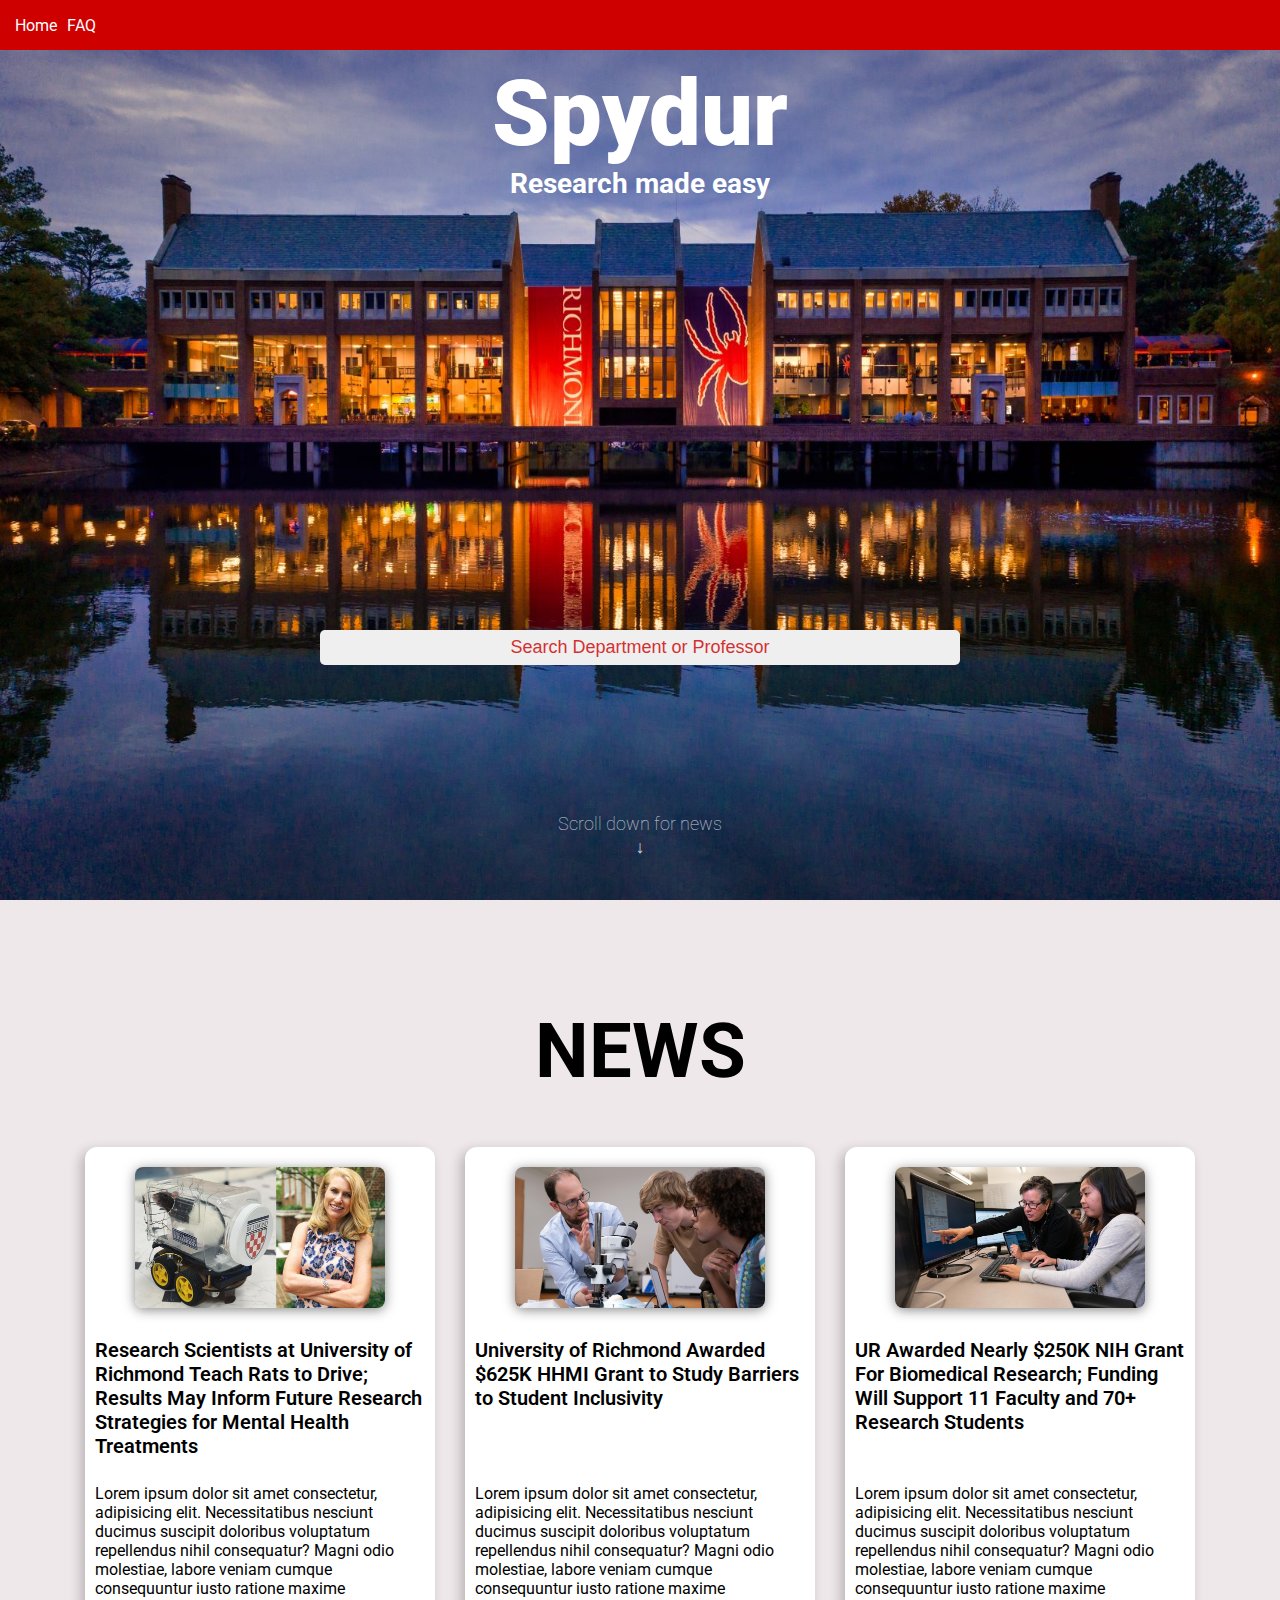
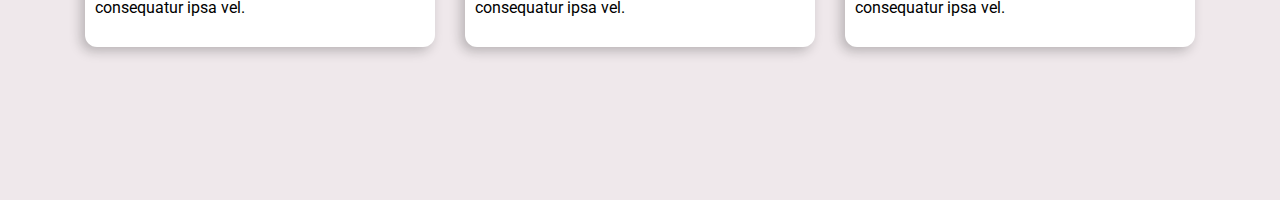
<file: index.html>
<!DOCTYPE html>
<html lang="en">
    <head>
        <meta charset="UTF-8">
        <meta http-equiv="X-UA-Compatible" content="IE=edge">
        <meta name="viewport" content="width=device-width, initial-scale=1.0">
        <link rel="stylesheet" href="style.css">
        <!-- <link rel="stylesheet" href="./fullview.css"> -->
        <title>Spydur Research</title>
    </head>
    <body>
        <div id="fullview">
            <div class="banner">
                <div id="menu">
                    <!-- <button class="menu_button">MENU</button>
                    <div class="sub_menu">
                        <a href="departments.html">Departments</a>
                        <a href="faq.html">FAQ</a>
                    </div> -->
                    <a href="index.html">Home</a>
                        <a href="faq.html">FAQ</a>
                </div>
            </div>
            <div class="section main">
                <!-- <h1>Home Page</h1> -->
                <div class = "main_bg">
                    <!-- <div class="banner">
                        <button class="faq_button" type="button"> FAQ</button>
                    </div> -->
                    <div class="main_bg_text">
                        <h1 class="title">Spydur</h1>
                        <h3 class="subtitle">Research made easy</h3>
                    </div>
                    <img class="bg_img" src="Assets/landing_page_bg.jpeg" alt="">
                    <div class="main_search_bar">
                        <!-- <form id="search_bar_main" action="#" onsubmit="check_input()">
                            <input id="search_bar_main" type="text" placeholder="Search Department or Professor" >
                        </form> -->
                        <button id="search_bar_main"><a href="./departments.html">Search Department or Professor</a></button>
                    </div>

                    <div class="news_arrow">
                        <p>Scroll down for news</p>
                        <p>&darr;</p>
                    </div>
                </div>
            </div>
            <div class="section news_sec">
                <!-- <div class="banner"></div> -->
                <div id="news_body">
                    <div class="news_title">
                        <h1>NEWS</h1>
                    </div>
                    <div class="news_section">
                        <div class="news">
                            <div class="news_img">
                                <img src="Assets/rats_news.jpg" alt="placeholder">
                            </div>
                            <a class="news_links" href="https://news.richmond.edu/releases/article/-/16721/research-scientists-at-university-of-richmond-teach-rats-to-drive-results-may-inform-treatment-for-mental-health-issues-.html">
                                Research Scientists at University of Richmond Teach Rats to Drive; Results May Inform Future Research Strategies for Mental Health Treatments
                            </a>
                            <div class="news_sum">
                                Lorem ipsum dolor sit amet consectetur, adipisicing elit. Necessitatibus 
                                nesciunt ducimus suscipit doloribus voluptatum repellendus nihil consequatur? 
                                Magni odio molestiae, labore veniam cumque consequuntur iusto ratione maxime 
                                consequatur ipsa vel.
                            </div>
                        </div>

                        <div class="news">
                            <div class="news_img">
                                <img src="Assets/UR_grant.jpg" alt="placeholder">
                            </div>
                            <a class="news_links" href="https://news.richmond.edu/releases/article/-/22443/university-of-richmond-awarded-625k-hhmi-grant-to-study-barriers-to-student-inclusivity.html?utm_source=news&utm_medium=referral&utm_campaign=releases-story">
                                University of Richmond Awarded $625K HHMI Grant to Study Barriers to Student Inclusivity
                            </a>
                            <div class="news_sum">
                                Lorem ipsum dolor sit amet consectetur, adipisicing elit. Necessitatibus 
                                nesciunt ducimus suscipit doloribus voluptatum repellendus nihil consequatur? 
                                Magni odio molestiae, labore veniam cumque consequuntur iusto ratione maxime 
                                consequatur ipsa vel.
                            </div>
                        </div>
                        
                        <div class="news">
                            <div class="news_img">
                                <img src="Assets/NIH.jpg" alt="placeholder">
                            </div>
                            <a class="news_links" href="https://news.richmond.edu/releases/article/-/21699/ur-awarded-nearly-250k-nih-grant-for-biomedical-research-funding-will-support-11-faculty-and-70+-research-students.html?utm_source=related-stories&utm_medium=referral&utm_campaign=releases-story">
                                UR Awarded Nearly $250K NIH Grant For Biomedical Research; Funding Will Support 11 Faculty and 70+ Research Students
                            </a>
                            <div class="news_sum">
                                Lorem ipsum dolor sit amet consectetur, adipisicing elit. Necessitatibus 
                                nesciunt ducimus suscipit doloribus voluptatum repellendus nihil consequatur? 
                                Magni odio molestiae, labore veniam cumque consequuntur iusto ratione maxime 
                                consequatur ipsa vel.
                            </div>
                        </div>
                    </div>
                </div>
            </div>
            <!-- <div class="section faq">
            </div> -->
        </div>



        <!-- <script  src="https://code.jquery.com/jquery-3.5.1.min.js"  crossorigin="anonymous"></script>
        <script src="./fullview.js"></script>
        <script>
            $(document).ready(function () {
                $("#fullview").fullView();
            });
        </script> -->
        <script src="./script.js"></script>
    </body>
</html>
</file>
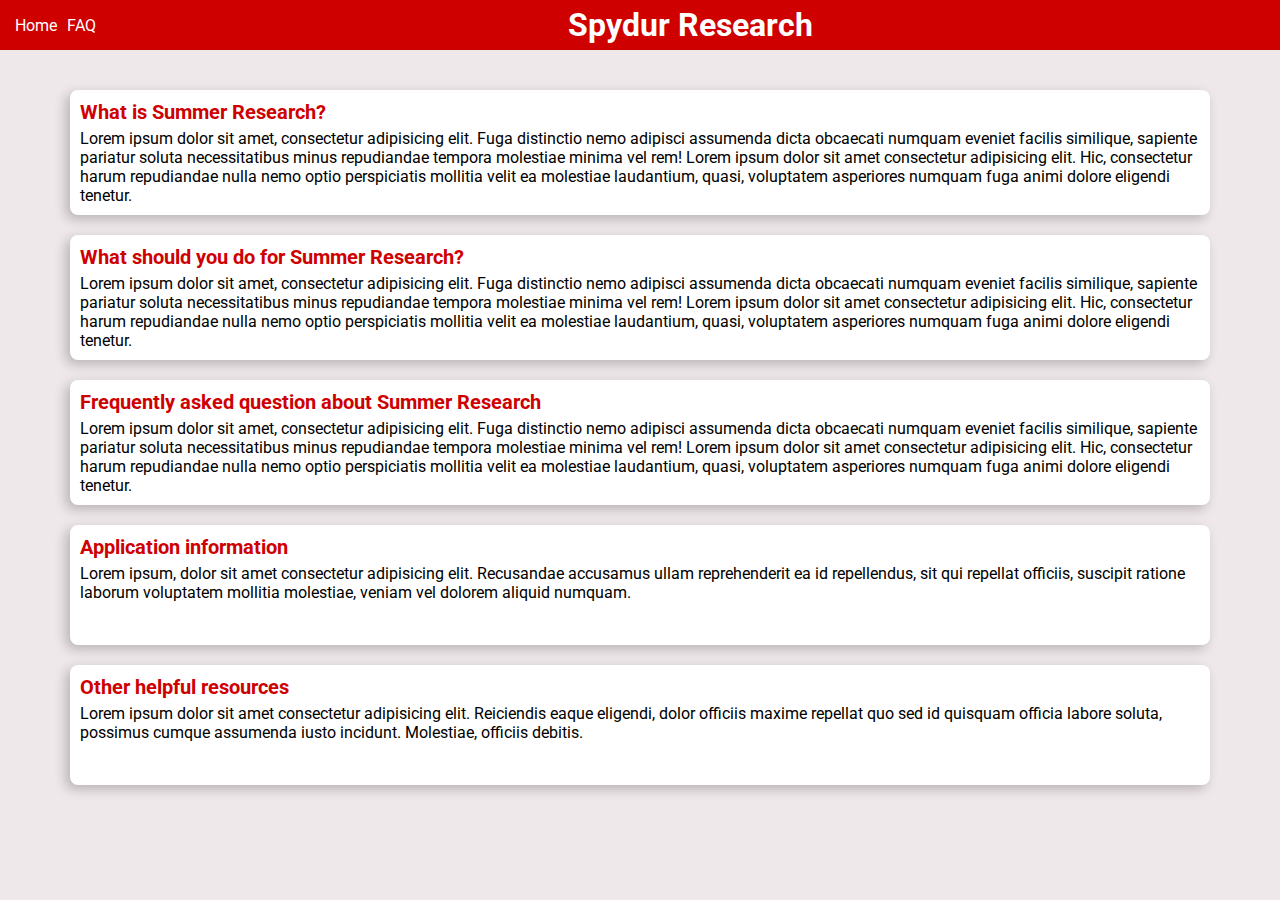
<file: faq.html>
<!-- FAQ page -->
<!DOCTYPE html>
<html lang="en">
    <head>
        <meta charset="UTF-8">
        <meta http-equiv="X-UA-Compatible" content="IE=edge">
        <meta name="viewport" content="width=device-width, initial-scale=1.0">
        <link rel="stylesheet" href="faq.css">
        <title>Spydur Research</title>
    </head>
    <body>
        <div class="banner">
            <div id="menu">
                <a href="index.html">Home</a>
                <a href="faq.html">FAQ</a>
            </div> 
            <h1 class="header">Spydur Research</h1>
            <span></span>
        </div>
        <div id="faq_body">
            <div class="topic">
                <h1 class="question">What is Summer Research?</h1>
                <p class="answer"> 
                    Lorem ipsum dolor sit amet, consectetur adipisicing elit. 
                    Fuga distinctio nemo adipisci assumenda dicta obcaecati numquam eveniet facilis similique, 
                    sapiente pariatur soluta necessitatibus minus repudiandae tempora molestiae minima vel rem!
                    Lorem ipsum dolor sit amet consectetur adipisicing elit. Hic, 
                    consectetur harum repudiandae nulla nemo optio perspiciatis mollitia velit 
                    ea molestiae laudantium, quasi, voluptatem asperiores numquam 
                    fuga animi dolore eligendi tenetur.
                </p>
            </div>
            <div class="topic">
                <h1 class="question">What should you do for Summer Research?</h1>
                <p class="answer">
                    Lorem ipsum dolor sit amet, consectetur adipisicing elit. 
                    Fuga distinctio nemo adipisci assumenda dicta obcaecati numquam eveniet facilis similique, 
                    sapiente pariatur soluta necessitatibus minus repudiandae tempora molestiae minima vel rem!
                    Lorem ipsum dolor sit amet consectetur adipisicing elit. Hic, 
                    consectetur harum repudiandae nulla nemo optio perspiciatis mollitia velit 
                    ea molestiae laudantium, quasi, voluptatem asperiores numquam 
                    fuga animi dolore eligendi tenetur.
                </p>
            </div>
            <div class="topic">
                <h1 class="question">Frequently asked question about Summer Research</h1>
                <p class="answer">
                    Lorem ipsum dolor sit amet, consectetur adipisicing elit. 
                    Fuga distinctio nemo adipisci assumenda dicta obcaecati numquam eveniet facilis similique, 
                    sapiente pariatur soluta necessitatibus minus repudiandae tempora molestiae minima vel rem!
                    Lorem ipsum dolor sit amet consectetur adipisicing elit. Hic, 
                    consectetur harum repudiandae nulla nemo optio perspiciatis mollitia velit 
                    ea molestiae laudantium, quasi, voluptatem asperiores numquam 
                    fuga animi dolore eligendi tenetur.
                </p>
            </div>
            <div class="topic">
                <h1 class="question">Application information</h1>
                <p class="answer">Lorem ipsum, dolor sit amet consectetur adipisicing elit.
                     Recusandae accusamus ullam reprehenderit ea id repellendus, sit qui repellat officiis, 
                     suscipit ratione laborum voluptatem mollitia molestiae, veniam vel dolorem aliquid numquam.
                </p>
            </div>
            <div class="topic">
                <h1 class="question">Other helpful resources</h1>
                <p class="answer">Lorem ipsum dolor sit amet consectetur adipisicing elit. Reiciendis eaque eligendi, 
                    dolor officiis maxime repellat quo sed id quisquam officia labore soluta, possimus cumque assumenda 
                    iusto incidunt. Molestiae, officiis debitis.
                </p>
            </div>
        </div>
    </body>
</html>
</file>
<file: style.css>
@import url('https://fonts.googleapis.com/css?family=Roboto');

body{
    font-family: 'Roboto', sans-serif;
    color: white;
    /* background-color: black; */
    background-color: #EFE8EB;
    margin: 0%;
    padding: 0%;
}

.fullview{
    overflow: hidden;
}

.main{
    height: 100vh;
}

.bg_img{
    width: 102vw;
    height: 100vh;
    /* position: absolute;
    z-index: -1; */
}

.banner{
    position: fixed;
    height: 50px;
    width: 100vw;
    background-color: #CE0000;
    align-items: center;
    display: flex;
    z-index: 1;
    margin: 0%;
    padding: 0%;
    /* text-align: center; */
    justify-content: space-between;
}

#menu{
    display: flex;
    align-items: center;
    display: flex;
    margin-left: 10px;
}

#menu *{
    margin: 5px;
}



.sub_menu{
    display: flex;
    align-items: center;
    justify-content: space-between;
    position: absolute;
    margin-left: 70px;
    /* border: 2px solid gold; */
    width: 150px;
    display: none;
    font-size: inherit;
    font-weight: inherit;
}

#menu:hover .sub_menu{
    display: block;
    /* cursor: pointer; */
    /* background-color: black; */
}

.sub_menu a:hover{
    color: black;
}

a:visited { text-decoration: none; }
 
/* FAQ button */
/* click animation */

.menu_button{
    /* position: relative; */
    margin: 13px 10px;
    /* margin-left: 10px; */
    height: 25px;
    width: 50px;
    color: #CE0000;
    background-color: white;
    border-radius: 5px;
    text-decoration: none;
    border: none;
    font-size: 14px;
    font-weight: 500;
    text-align: center;
    box-shadow: -2px 2px 4px #12121240;
    /* z-index: 2; */
    box-sizing: border-box;
    /* border: 2px solid black; */
}

.sub_menu *{
	margin: 2px;
}

/* main page */

.main_bg{
    position: relative;
    display: flex;
    /* align-items: center; */
    justify-content: center;
}

.main_bg_text{
    position: absolute;
    display: flex;
    flex-direction: column;
    justify-content: center;
    align-items: center;
    position: absolute;
    margin: 0%;
    margin-top: 55px;
    color: white;
    /* row-gap: 5px; */
    box-sizing: border-box;
    /* border: 2px solid red; */
    height: 150px;
    padding: 0%;
}

.main_bg_text *{
    margin: 0%;
    padding: 0%;
    border-collapse: collapse;
}

.title{
    font-size: 92px;
    font-weight: 900;
}

.subtitle{
    font-size: 28px;
    font-weight: bold;
}

.main_search_bar{
    position: absolute;
    margin: 70vh auto;
    /* width: 300px; */
}

#search_bar_main{
    width: 50vw;
    height: 35px;
    text-align: center;
    text-decoration: none;
    border: none;
    color: #CE0000;
    border-radius: 5px;
    font-size: 18px;
}
#search_bar_main a{
    opacity: 80%;
}

/* down arrow */
.news_arrow{
    position: absolute;
    display: flex;
    flex-direction: column;
    justify-content: center;
    align-items: center;
    color: white;
    font-size: 18px;
    font-weight: 100;
    row-gap: 2px;
    margin-top: 90vh;
    height: 50px;
    /* border: 2px solid red; */
}

.news_arrow *{
    border-collapse: collapse;
    margin: 0%;
    padding: 0%;
    opacity: 75%;
}

/* news page */
.news_sec{
    /* background-color: #EFE8EB; */
    height: 100vh;
    position: relative;
    /* width: 100vw; */
    display: flex;
    justify-content: center;
    align-items: center;
    margin: 0%;
    padding: 0%;
    background-color: #EFE8EB;
    /* border: 2px solid gold;  */
}

#news_body{
    position: absolute;
    display: flex;
    flex-direction: column;
    /* justify-content: center; */
    height: 100vh;
    /* border: 2px solid red; */
    padding: 55px;
    box-sizing: border-box;
}

.news_title{
    /* position: absolute; */
    display: flex;
    justify-content: center;
    align-items: center;
    color: black;
    font-size: 38px;
    font-weight: 700;
    /* height: 100px; */
    
    
    /* border: 2px solid red; */

}

@media (max-width:800px){
    .news_section{
        flex-direction: column;
        /* background-color: #CE0000; */
        /* border: 2px solid gold; */
        padding: 50px 0px;
        row-gap: 25px;
    }
}

.news_section{
    /* position: absolute; */
    display: flex;
    flex-wrap: nowrap;
    /* width: 100vw; */
    /* min-width: 500px; */
    justify-content: space-between;
    align-items: center;
    margin: 0px 50px;
    margin-bottom: 50px;
    box-sizing: border-box;
    /* border: 2px solid red; */
}

.news{
    height: 500px;
    width: 350px;
    margin: 0px 15px;
    padding: 20px 0px;
    box-sizing: border-box;
    background-color: white;
    border-radius: 12px;
    /* box-shadow: 0px 2px 12px rgba(0, 0, 0, 0.45); */
    box-shadow: -4px 4px 12px #12121240;

    color: black;

    display: flex;
    flex-direction: column;
    /* justify-content: space-between; */
    align-items: center;


    /* border: 2px solid red; */
}

.news_img{
    /* background-color: #CE0000s; */
    border-radius: 5px;
    /* height: 250px; */
    width: 250px;
    /* border: 2px solid red; */
    margin-bottom: 20px;
}

/*! might have to change this */
.news_img img{
    width: 100%;
    /* width: auto; */
    /* height: 100%; */
    height: auto;
    display: block;
    object-fit: cover;
    border-radius: 8px;
    box-shadow: 0px 2px 12px #12121280;

}

.news_links{
    font-weight: 600;
    font-size: 20px;
    margin: 10px;
    /* border: 2px solid red; */
    height: 150px;
}

.news_links:hover{
    text-decoration: underline;
    color: #CE0000;
    text-shadow: 0px 2px 4px #1212122a;
}


.news_sum{
    margin: 10px;
}








/*! Department Section */


.department_section
{
    /* position: absolute; */
    display: flex;
    flex-wrap: nowrap;
    padding: 0%;
    /* min-width: 500px; */
    justify-content: center;
    align-items: center;
    /* margin: 0px 50px;
    margin-bottom: 50px; */
    box-sizing: border-box;
    /* border: 2px solid red; */
    color: black;
}

.department
{
    height: 500px;
    width: 350px;
    margin: 0px 15px;
    background-color: white;
    border-radius: 12px;
    /* box-shadow: 0px 2px 12px #12121240; */
    box-shadow: -4px 4px 12px #12121240;
    display: flex;
    flex-direction: column;
    justify-content: center;
    align-items: center;
}

.department_title{
    /* position: absolute; */
    display: flex;
    justify-content: center;
    align-items: center;
    color: black;
    font-size: 28px;
    font-weight: 700;
    /* height: 100px; */
    
    
    /* border: 2px solid red; */

}

#department_body{
    /* position: absolute; */
    display: flex;
    flex-direction: column;
    justify-content: space-between;
    /* height: 100vh; */
    /* border: 5px solid gold; */
    padding: 55px;
    box-sizing: border-box;
}

.dep_pic
{
    /* background-color: #CE0000; */
    width: 250px;
    height: 200px;
    /* border: 3px solid black; */
    display: flex;
    justify-content: center;
    align-items: center;
    border-radius: 8px;
}
.dep_pic img{
    border-radius: 8px;
    width: auto;
    max-width: 250px;
    height: auto;
    max-height: 200px;
    box-shadow: 0px 2px 12px #12121280;
    display: block;
    object-fit: contain;
}

.prof_name
{
    font-weight: 600;
    font-size: 24px;
}

.prof_info
{
    margin: 5px 10px;
}

.learn_more
{
    /* position: absolute; */
    color: white;
    background-color: #CE0000;
    border-radius: 5px;
    text-decoration: none;
    border: none;
    height: 50px;
    width: 150px;
    margin-top: 15px;
    font-size: 18px;
    font-weight: 500;
    text-align: center;
    box-shadow: 0px 2px 12px #12121280;
    box-sizing: border-box;
}







a{
    text-decoration: none;
    color: inherit;
}
</file>
<file: fullview.css>
/*!
 * https://github.com/seeratawan01/fullview.js
 *
 * @license GPLv3 for open source use only
 *
 * Copyright (C) 2020 https://github.com/seeratawan01/fullview.js/blob/master/LICENSE
 */

* {
    padding: 0;
    margin: 0;
    box-sizing: border-box;
}

html {
    scroll-behavior: smooth;
    box-sizing: border-box;
    text-rendering: optimizeLegibility;
    -webkit-font-smoothing: antialiased;
    -webkit-tap-highlight-color: transparent;
    -ms-text-size-adjust: 100%;
    -webkit-text-size-adjust: 100%;
    -webkit-font-smoothing: antialiased;
    -moz-osx-font-smoothing: grayscale;
    font-size: 16px;
    overflow-x: hidden;
    overflow-y: hidden;
    height: 100%;
}

*,
*:before,
*:after {
    box-sizing: inherit;
}

body {
    overflow: hidden;
    height: 100%;
}

#fullview>* {
    display: block;
    height: 100vh !important;
    /* width: 100vw !important; */
    /* transform: translateZ(0) rotateZ(360deg); */
    -webkit-backface-visibility: hidden;
    backface-visibility: hidden;
    perspective: 1000;
    overflow: hidden;
}

#fv-dots {
    position: fixed;
    top: 50%;
    left: 96%;
    transform: translate(-50%, -50%);
    display: none;
}

#fv-dots ul {
    display: block;
    list-style: none;
}

#fv-dots ul li {
    padding: 10px;
}

#fv-dots ul li a {
    display: block;
    margin: auto;
    width: 10px;
    height: 10px;
    text-align: center;
}

#fv-dots ul li a span {
    display: block;
    z-index: 1;
    cursor: pointer;
    text-decoration: none;
    background-color: #888888;
    border-radius: 50%;
    margin: 0 auto;
    width: 7px;
    height: 7px;
    transition: 0.1s ease all;
}


#fv-dots ul a.active span {
    width: 9px;
    height: 9px;
    background-color: #bdbdbd;
}

#fv-dots ul a:hover span {
    width: 9px;
    height: 9px;
}

/* Tooltip container */
.fv-tooltip {
    position: relative;
    transition: all .65s cubic-bezier(.84, -0.18, .31, 1.26);
}

/* Tooltip text */
.fv-tooltip .fv-tooltiptext {
    visibility: hidden;
    width: 120px;
    background: #3E474F;
    border-radius: .25em;
    color: #EDEFF0;
    text-align: center;
    padding: 5px 0;
    /* Position the tooltip text - see examples below! */
    position: absolute;
    z-index: 1;

    top: -1px;
    right: 105%;
}

/* Show the tooltip text when you mouse over the tooltip container */
.fv-tooltip:hover .fv-tooltiptext {
    visibility: visible;
}

.fv-tooltip .fv-tooltiptext::after {
    content: " ";
    position: absolute;
    top: 50%;
    left: 100%;
    /* To the right of the tooltip */
    margin-top: -5px;
    border-width: 5px;
    border-style: solid;
    border-color: transparent transparent transparent #3E474F;
}

.fv-tooltip.fv-tooltip-left .fv-tooltiptext::after {
    left: unset;
    right: 100%;
    border-color: transparent #3E474F transparent transparent;
}
</file>
<file: faq.css>
@import url('https://fonts.googleapis.com/css?family=Roboto');

body{
    font-family: 'Roboto', sans-serif;
    color: white;
    /* background-color: black; */
    background-color: #EFE8EB;
    margin: 0%;
    padding: 0%;
}

.banner{
    position: relative;
    height: 50px;
    width: 100vw;
    background-color: #CE0000;
    align-items: center;
    display: flex;
    z-index: 1;
    margin: 0%;
    padding: 0%;
    justify-content: space-between;
}

a{
    text-decoration: none;
    color: inherit;
}

a:visited{
    text-decoration: none;
    color: inherit;
}

#menu{
    display: flex;
    align-items: center;
    display: flex;
    margin-left: 10px;
}

#menu *{
    margin: 5px;
}

.sub_menu{
    /* display: flex; */
    position: absolute;
    margin-left: 70px;
    /* border: 2px solid gold; */
    /* width: 140px; */
    display: none;
    font-size: inherit;
    font-weight: inherit;
}

#menu:hover .sub_menu{
    display: flex;
    align-items: center;
    justify-content: space-between;
    /* cursor: pointer; */
    /* background-color: black; */
}

.sub_menu a:hover{
    color: black;
}

.sub_menu *{
    margin: 2px;
}

.header{

}

.menu_button{
    /* position: absolute; */
    margin: 13px 10px;
    /* margin-left: 10px; */
    height: 25px;
    width: 50px;
    color: #CE0000;
    background-color: white;
    border-radius: 5px;
    text-decoration: none;
    border: none;
    font-size: 14px;
    font-weight: 500;
    text-align: center;
    box-shadow: -2px 2px 4px #12121240;
    /* z-index: 2; */
    box-sizing: border-box;
    /* border: 2px solid black; */
}


/* this is where the body goes */

#faq_body{
    color: black;
    margin: 0px 70px;
    margin-top: 40px;
    /* height: 400px; */

    /* border: 2px solid red; */

}

.topic{
    background-color: white;
    border-radius: 8px;
    box-shadow: -4px 4px 12px #12121240;
    /* padding: 5px 5px; */
    min-height: 120px;
    padding: 10px 10px;
    margin-top: 20px;
    box-sizing: border-box;

}

.topic *{
    margin: 0%;
    padding: 0%;
    /* border-collapse: collapse; */
}

.question{
    color: #CE0000;
    font-size: 20px;
    margin-bottom: 5px;
}

.answer{
    /* border: 2px solid red; */
}
</file>
